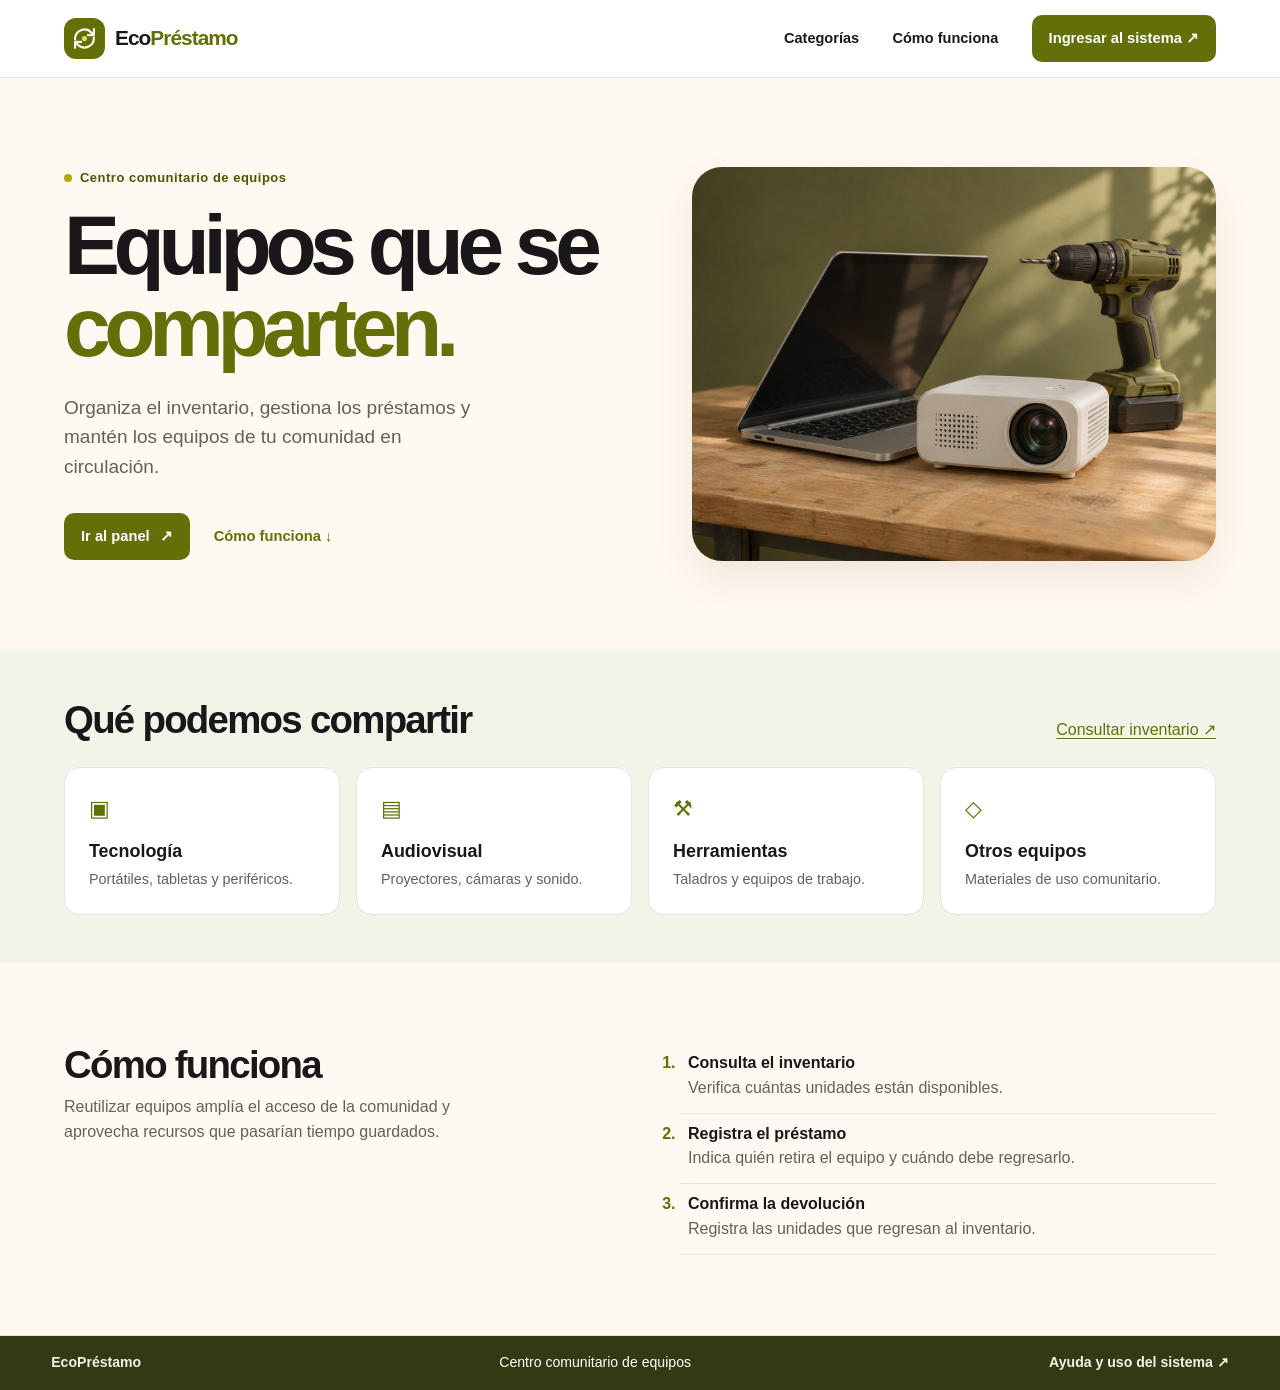
<file: index.html>
<!doctype html>
<html lang="es">
<head>
    <meta charset="utf-8">
    <meta name="viewport" content="width=device-width, initial-scale=1">
    <meta name="description" content="Gestiona equipos comunitarios, préstamos y devoluciones con EcoPréstamo.">
    <meta name="theme-color" content="#636F07">
    <title>Equipos para compartir · EcoPréstamo</title>
    <link rel="icon" href="assets/images/logo.svg" type="image/svg+xml">
    <link rel="stylesheet" href="assets/css/base.css">
    <link rel="stylesheet" href="assets/css/componentes.css">
    <link rel="stylesheet" href="assets/css/inicio.css">
</head>
<body class="inicio">
    <a class="saltar" href="#principal">Saltar al contenido</a>
    <header class="cabecera-publica">
        <div class="envoltura">
            <a class="marca" href="index.html"><img src="assets/images/logo.svg" width="41" height="41" alt=""><span>Eco<span>Préstamo</span></span></a>
            <nav aria-label="Principal">
                <a href="#categorias">Categorías</a>
                <a href="#funcionamiento">Cómo funciona</a>
                <a class="boton" href="dashboard.html">Ingresar al sistema ↗</a>
            </nav>
        </div>
    </header>
    <main id="principal">
        <section class="portada envoltura">
            <div class="portada-texto">
                <p class="ceja"><span></span> Centro comunitario de equipos</p>
                <h1>Equipos que se <em>comparten.</em></h1>
                <p>Organiza el inventario, gestiona los préstamos y mantén los equipos de tu comunidad en circulación.</p>
                <div class="acciones-portada">
                    <a class="boton" href="dashboard.html">Ir al panel <span aria-hidden="true">↗</span></a>
                    <a class="enlace-flecha" href="#funcionamiento">Cómo funciona <span aria-hidden="true">↓</span></a>
                </div>
            </div>
            <div class="portada-imagen">
                <img src="assets/images/equipos.jpg" alt="Portátil, proyector y taladro en una mesa de trabajo" width="1000" height="750">
            </div>
        </section>
        <section class="categorias-publicas" id="categorias">
            <div class="envoltura">
                <div class="titulo-categorias"><h2>Qué podemos compartir</h2><a href="inventario.html">Consultar inventario ↗</a></div>
                <div class="categorias-grid">
                    <article><span aria-hidden="true">▣</span><h3>Tecnología</h3><p>Portátiles, tabletas y periféricos.</p></article>
                    <article><span aria-hidden="true">▤</span><h3>Audiovisual</h3><p>Proyectores, cámaras y sonido.</p></article>
                    <article><span aria-hidden="true">⚒</span><h3>Herramientas</h3><p>Taladros y equipos de trabajo.</p></article>
                    <article><span aria-hidden="true">◇</span><h3>Otros equipos</h3><p>Materiales de uso comunitario.</p></article>
                </div>
            </div>
        </section>
        <section class="funcionamiento envoltura" id="funcionamiento">
            <div><h2>Cómo funciona</h2><p>Reutilizar equipos amplía el acceso de la comunidad y aprovecha recursos que pasarían tiempo guardados.</p></div>
            <ol><li><strong>Consulta el inventario</strong><span>Verifica cuántas unidades están disponibles.</span></li>
            <li><strong>Registra el préstamo</strong><span>Indica quién retira el equipo y cuándo debe regresarlo.</span></li>
            <li><strong>Confirma la devolución</strong><span>Registra las unidades que regresan al inventario.</span></li></ol>
        </section>
    </main>
    <footer class="pie"><strong>EcoPréstamo</strong><span>Centro comunitario de equipos</span><a href="ayuda.html">Ayuda y uso del sistema ↗</a></footer>
</body>
</html>
</file>
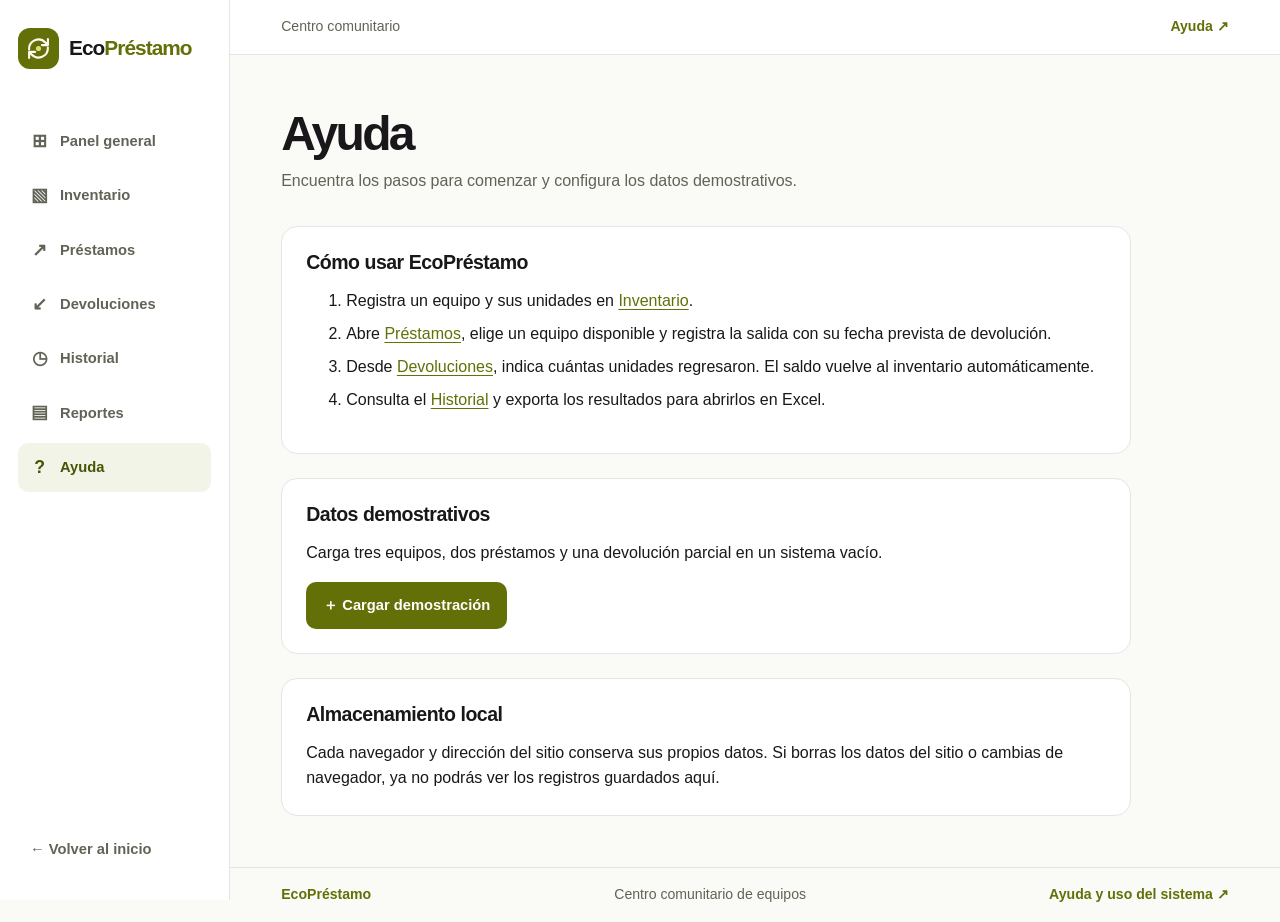
<file: ayuda.html>
<!doctype html>
<html lang="es">
<head>
    <meta charset="utf-8">
    <meta name="viewport" content="width=device-width, initial-scale=1">
    <meta name="description" content="Encuentra los pasos para comenzar y configura los datos demostrativos.">
    <meta name="theme-color" content="#636F07">
    <title>Ayuda · EcoPréstamo</title>
    <link rel="icon" href="assets/images/logo.svg" type="image/svg+xml">
    <link rel="stylesheet" href="assets/css/base.css">
    <link rel="stylesheet" href="assets/css/componentes.css">
    <link rel="stylesheet" href="assets/css/inicio.css">
</head>
<body class="administracion" data-pagina="ayuda">
    <a class="saltar" href="#principal">Saltar al contenido</a>
    <aside class="lateral">
        <a class="marca" href="index.html"><img src="assets/images/logo.svg" width="41" height="41" alt=""><span>Eco<span>Préstamo</span></span></a>
        <nav aria-label="Administración">
                <a href="dashboard.html"><span aria-hidden="true">⊞</span>Panel general</a>
                <a href="inventario.html"><span aria-hidden="true">▧</span>Inventario</a>
                <a href="prestamos.html"><span aria-hidden="true">↗</span>Préstamos</a>
                <a href="devoluciones.html"><span aria-hidden="true">↙</span>Devoluciones</a>
                <a href="historial.html"><span aria-hidden="true">◷</span>Historial</a>
                <a href="reportes.html"><span aria-hidden="true">▤</span>Reportes</a>
                <a href="ayuda.html" aria-current="page"><span aria-hidden="true">?</span>Ayuda</a>
            </nav>
        <a class="volver" href="index.html">← Volver al inicio</a>
    </aside>
    <div class="area">
        <header class="barra-superior"><span>Centro comunitario</span><a href="ayuda.html">Ayuda ↗</a></header>
        <main id="principal" class="contenido">
            <header class="encabezado">
                <div><h1>Ayuda</h1><p>Encuentra los pasos para comenzar y configura los datos demostrativos.</p></div>
                
            </header>
            <section class="panel ayuda"><h2>Cómo usar EcoPréstamo</h2><ol><li>Registra un equipo y sus unidades en <a href="inventario.html">Inventario</a>.</li><li>Abre <a href="prestamos.html">Préstamos</a>, elige un equipo disponible y registra la salida con su fecha prevista de devolución.</li><li>Desde <a href="devoluciones.html">Devoluciones</a>, indica cuántas unidades regresaron. El saldo vuelve al inventario automáticamente.</li><li>Consulta el <a href="historial.html">Historial</a> y exporta los resultados para abrirlos en Excel.</li></ol></section><section class="panel ayuda"><h2>Datos demostrativos</h2><p>Carga tres equipos, dos préstamos y una devolución parcial en un sistema vacío.</p><button class="boton" id="demo">＋ Cargar demostración</button></section><section class="panel ayuda"><h2>Almacenamiento local</h2><p>Cada navegador y dirección del sitio conserva sus propios datos. Si borras los datos del sitio o cambias de navegador, ya no podrás ver los registros guardados aquí.</p></section>
            <noscript>Activa JavaScript para usar los módulos de EcoPréstamo.</noscript>
        </main>
        <footer class="pie"><strong>EcoPréstamo</strong><span>Centro comunitario de equipos</span><a href="ayuda.html">Ayuda y uso del sistema ↗</a></footer>
    </div>
    <output id="aviso" aria-live="polite"></output>
    <dialog id="dialogo" aria-labelledby="titulo-dialogo">
        <form>
            <h2 id="titulo-dialogo"></h2>
            <div class="campos"></div>
            <p class="error" role="alert"></p>
            <div class="acciones">
                <button type="button" class="boton secundario" id="cancelar">Cancelar</button>
                <button type="submit" class="boton">Guardar</button>
            </div>
        </form>
    </dialog>
    <script type="module" src="assets/js/app.js"></script>
</body>
</html>
</file>
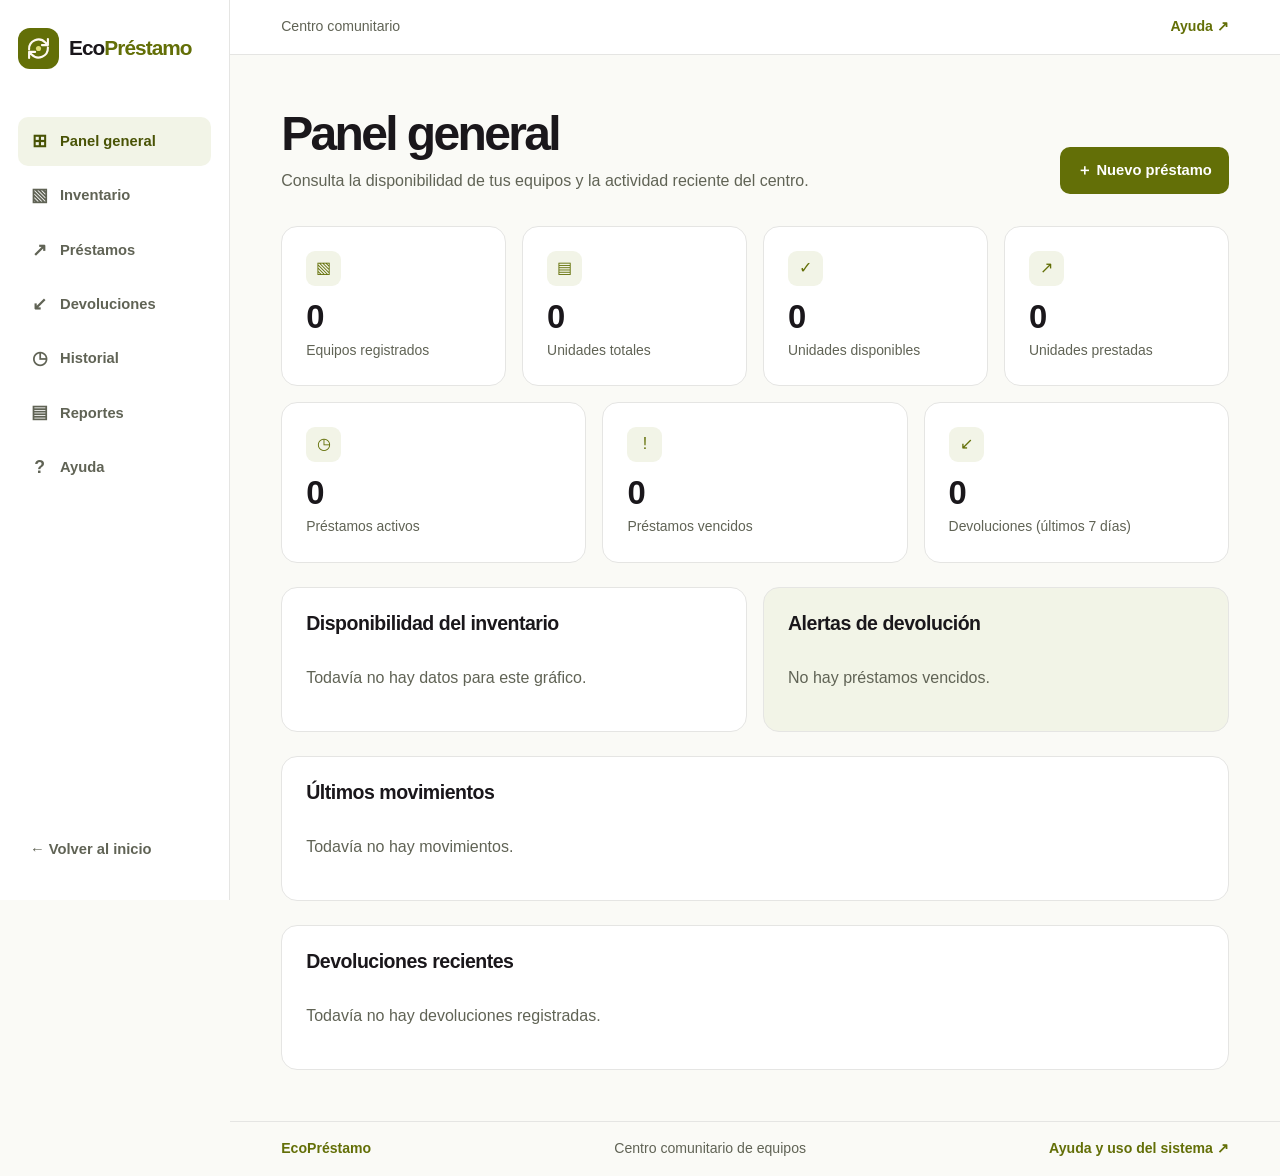
<file: dashboard.html>
<!doctype html>
<html lang="es">
<head>
    <meta charset="utf-8">
    <meta name="viewport" content="width=device-width, initial-scale=1">
    <meta name="description" content="Consulta la disponibilidad de tus equipos y la actividad reciente del centro.">
    <meta name="theme-color" content="#636F07">
    <title>Panel general · EcoPréstamo</title>
    <link rel="icon" href="assets/images/logo.svg" type="image/svg+xml">
    <link rel="stylesheet" href="assets/css/base.css">
    <link rel="stylesheet" href="assets/css/componentes.css">
    <link rel="stylesheet" href="assets/css/inicio.css">
</head>
<body class="administracion" data-pagina="dashboard">
    <a class="saltar" href="#principal">Saltar al contenido</a>
    <aside class="lateral">
        <a class="marca" href="index.html"><img src="assets/images/logo.svg" width="41" height="41" alt=""><span>Eco<span>Préstamo</span></span></a>
        <nav aria-label="Administración">
                <a href="dashboard.html" aria-current="page"><span aria-hidden="true">⊞</span>Panel general</a>
                <a href="inventario.html"><span aria-hidden="true">▧</span>Inventario</a>
                <a href="prestamos.html"><span aria-hidden="true">↗</span>Préstamos</a>
                <a href="devoluciones.html"><span aria-hidden="true">↙</span>Devoluciones</a>
                <a href="historial.html"><span aria-hidden="true">◷</span>Historial</a>
                <a href="reportes.html"><span aria-hidden="true">▤</span>Reportes</a>
                <a href="ayuda.html"><span aria-hidden="true">?</span>Ayuda</a>
            </nav>
        <a class="volver" href="index.html">← Volver al inicio</a>
    </aside>
    <div class="area">
        <header class="barra-superior"><span>Centro comunitario</span><a href="ayuda.html">Ayuda ↗</a></header>
        <main id="principal" class="contenido">
            <header class="encabezado">
                <div><h1>Panel general</h1><p>Consulta la disponibilidad de tus equipos y la actividad reciente del centro.</p></div>
                <a class='boton' href='prestamos.html'>＋ Nuevo préstamo</a>
            </header>
            <section aria-label="Indicadores" id="indicadores" class="indicadores"></section><div class="dos paneles"><section class="panel"><h2>Disponibilidad del inventario</h2><div id="grafico"></div></section><section class="panel alertas"><h2>Alertas de devolución</h2><div id="alertas"></div></section></div><section class="panel"><h2>Últimos movimientos</h2><div id="movimientos"></div></section><section class="panel"><h2>Devoluciones recientes</h2><div id="devoluciones-recientes"></div></section>
            <noscript>Activa JavaScript para usar los módulos de EcoPréstamo.</noscript>
        </main>
        <footer class="pie"><strong>EcoPréstamo</strong><span>Centro comunitario de equipos</span><a href="ayuda.html">Ayuda y uso del sistema ↗</a></footer>
    </div>
    <output id="aviso" aria-live="polite"></output>
    <dialog id="dialogo" aria-labelledby="titulo-dialogo">
        <form>
            <h2 id="titulo-dialogo"></h2>
            <div class="campos"></div>
            <p class="error" role="alert"></p>
            <div class="acciones">
                <button type="button" class="boton secundario" id="cancelar">Cancelar</button>
                <button type="submit" class="boton">Guardar</button>
            </div>
        </form>
    </dialog>
    <script type="module" src="assets/js/app.js"></script>
</body>
</html>
</file>
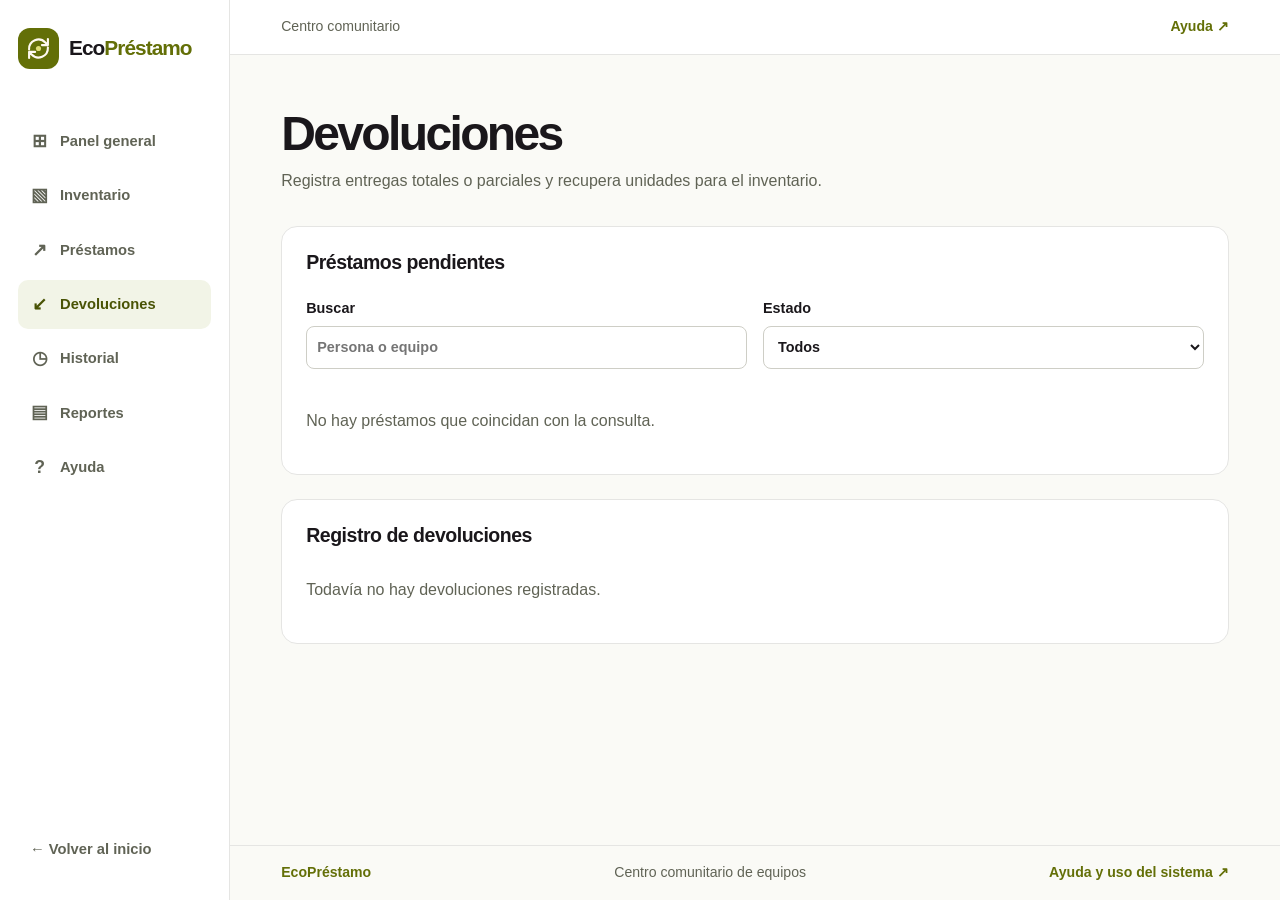
<file: devoluciones.html>
<!doctype html>
<html lang="es">
<head>
    <meta charset="utf-8">
    <meta name="viewport" content="width=device-width, initial-scale=1">
    <meta name="description" content="Registra entregas totales o parciales y recupera unidades para el inventario.">
    <meta name="theme-color" content="#636F07">
    <title>Devoluciones · EcoPréstamo</title>
    <link rel="icon" href="assets/images/logo.svg" type="image/svg+xml">
    <link rel="stylesheet" href="assets/css/base.css">
    <link rel="stylesheet" href="assets/css/componentes.css">
    <link rel="stylesheet" href="assets/css/inicio.css">
</head>
<body class="administracion" data-pagina="devoluciones">
    <a class="saltar" href="#principal">Saltar al contenido</a>
    <aside class="lateral">
        <a class="marca" href="index.html"><img src="assets/images/logo.svg" width="41" height="41" alt=""><span>Eco<span>Préstamo</span></span></a>
        <nav aria-label="Administración">
                <a href="dashboard.html"><span aria-hidden="true">⊞</span>Panel general</a>
                <a href="inventario.html"><span aria-hidden="true">▧</span>Inventario</a>
                <a href="prestamos.html"><span aria-hidden="true">↗</span>Préstamos</a>
                <a href="devoluciones.html" aria-current="page"><span aria-hidden="true">↙</span>Devoluciones</a>
                <a href="historial.html"><span aria-hidden="true">◷</span>Historial</a>
                <a href="reportes.html"><span aria-hidden="true">▤</span>Reportes</a>
                <a href="ayuda.html"><span aria-hidden="true">?</span>Ayuda</a>
            </nav>
        <a class="volver" href="index.html">← Volver al inicio</a>
    </aside>
    <div class="area">
        <header class="barra-superior"><span>Centro comunitario</span><a href="ayuda.html">Ayuda ↗</a></header>
        <main id="principal" class="contenido">
            <header class="encabezado">
                <div><h1>Devoluciones</h1><p>Registra entregas totales o parciales y recupera unidades para el inventario.</p></div>
                
            </header>
            <section class="panel"><h2>Préstamos pendientes</h2>
                <form id="filtros" class="filtros">
                    <label>Buscar<input name="q" type="search" placeholder="Persona o equipo"></label>
                    <label>Estado<select name="estado"><option value="">Todos</option><option>Activo</option><option>Vencido</option></select></label>
                    
                </form>
                <div id="resultados"></div></section><section class="panel"><h2>Registro de devoluciones</h2><div id="registro"></div></section>
            <noscript>Activa JavaScript para usar los módulos de EcoPréstamo.</noscript>
        </main>
        <footer class="pie"><strong>EcoPréstamo</strong><span>Centro comunitario de equipos</span><a href="ayuda.html">Ayuda y uso del sistema ↗</a></footer>
    </div>
    <output id="aviso" aria-live="polite"></output>
    <dialog id="dialogo" aria-labelledby="titulo-dialogo">
        <form>
            <h2 id="titulo-dialogo"></h2>
            <div class="campos"></div>
            <p class="error" role="alert"></p>
            <div class="acciones">
                <button type="button" class="boton secundario" id="cancelar">Cancelar</button>
                <button type="submit" class="boton">Guardar</button>
            </div>
        </form>
    </dialog>
    <script type="module" src="assets/js/app.js"></script>
</body>
</html>
</file>
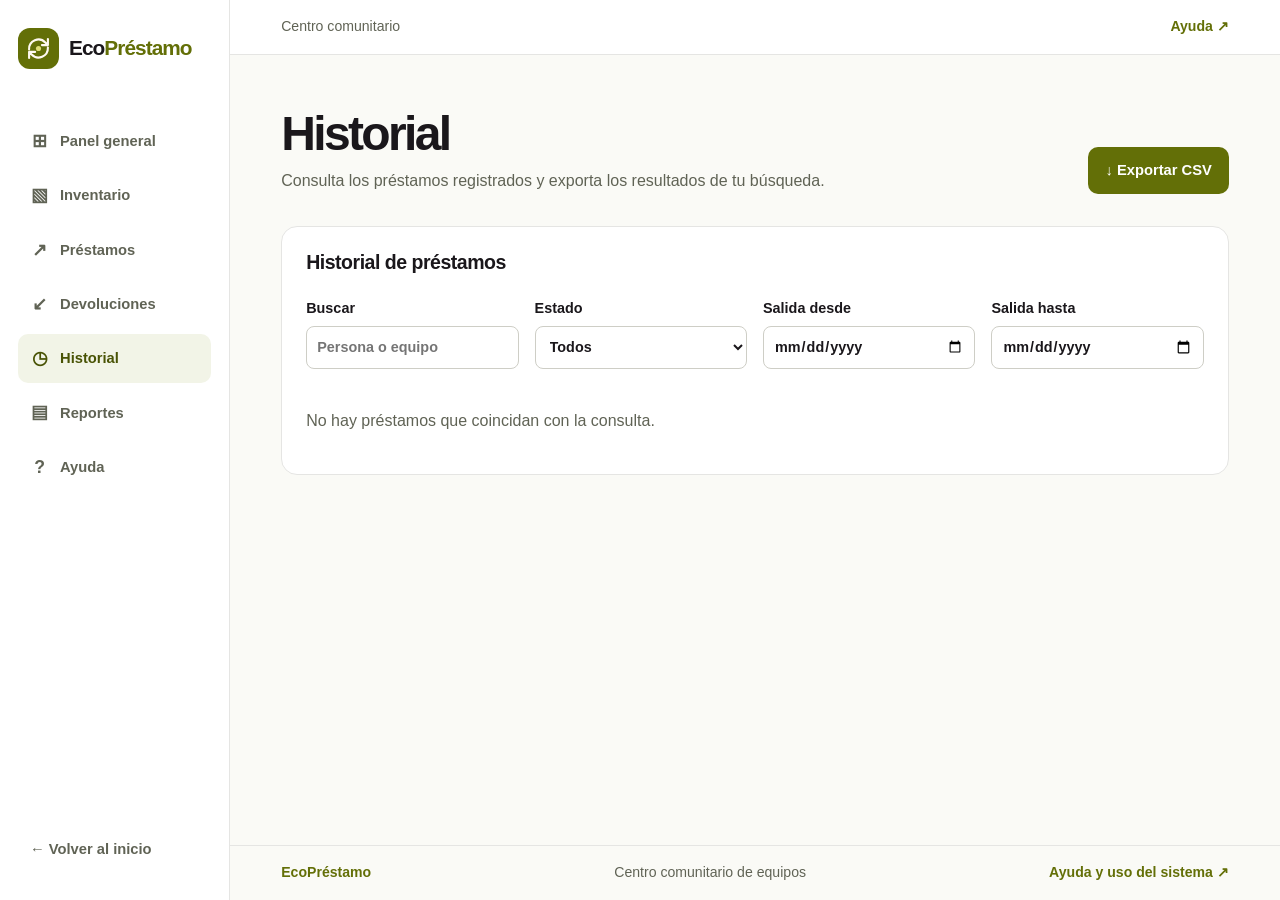
<file: historial.html>
<!doctype html>
<html lang="es">
<head>
    <meta charset="utf-8">
    <meta name="viewport" content="width=device-width, initial-scale=1">
    <meta name="description" content="Consulta los préstamos registrados y exporta los resultados de tu búsqueda.">
    <meta name="theme-color" content="#636F07">
    <title>Historial · EcoPréstamo</title>
    <link rel="icon" href="assets/images/logo.svg" type="image/svg+xml">
    <link rel="stylesheet" href="assets/css/base.css">
    <link rel="stylesheet" href="assets/css/componentes.css">
    <link rel="stylesheet" href="assets/css/inicio.css">
</head>
<body class="administracion" data-pagina="historial">
    <a class="saltar" href="#principal">Saltar al contenido</a>
    <aside class="lateral">
        <a class="marca" href="index.html"><img src="assets/images/logo.svg" width="41" height="41" alt=""><span>Eco<span>Préstamo</span></span></a>
        <nav aria-label="Administración">
                <a href="dashboard.html"><span aria-hidden="true">⊞</span>Panel general</a>
                <a href="inventario.html"><span aria-hidden="true">▧</span>Inventario</a>
                <a href="prestamos.html"><span aria-hidden="true">↗</span>Préstamos</a>
                <a href="devoluciones.html"><span aria-hidden="true">↙</span>Devoluciones</a>
                <a href="historial.html" aria-current="page"><span aria-hidden="true">◷</span>Historial</a>
                <a href="reportes.html"><span aria-hidden="true">▤</span>Reportes</a>
                <a href="ayuda.html"><span aria-hidden="true">?</span>Ayuda</a>
            </nav>
        <a class="volver" href="index.html">← Volver al inicio</a>
    </aside>
    <div class="area">
        <header class="barra-superior"><span>Centro comunitario</span><a href="ayuda.html">Ayuda ↗</a></header>
        <main id="principal" class="contenido">
            <header class="encabezado">
                <div><h1>Historial</h1><p>Consulta los préstamos registrados y exporta los resultados de tu búsqueda.</p></div>
                <button class='boton' id='exportar'>↓ Exportar CSV</button>
            </header>
            <section class="panel"><h2>Historial de préstamos</h2>
                <form id="filtros" class="filtros">
                    <label>Buscar<input name="q" type="search" placeholder="Persona o equipo"></label>
                    <label>Estado<select name="estado"><option value="">Todos</option><option>Activo</option><option>Vencido</option><option>Devuelto</option></select></label>
                    <label>Salida desde<input name="desde" type="date"></label><label>Salida hasta<input name="hasta" type="date"></label>
                </form>
                <div id="resultados"></div></section>
            <noscript>Activa JavaScript para usar los módulos de EcoPréstamo.</noscript>
        </main>
        <footer class="pie"><strong>EcoPréstamo</strong><span>Centro comunitario de equipos</span><a href="ayuda.html">Ayuda y uso del sistema ↗</a></footer>
    </div>
    <output id="aviso" aria-live="polite"></output>
    <dialog id="dialogo" aria-labelledby="titulo-dialogo">
        <form>
            <h2 id="titulo-dialogo"></h2>
            <div class="campos"></div>
            <p class="error" role="alert"></p>
            <div class="acciones">
                <button type="button" class="boton secundario" id="cancelar">Cancelar</button>
                <button type="submit" class="boton">Guardar</button>
            </div>
        </form>
    </dialog>
    <script type="module" src="assets/js/app.js"></script>
</body>
</html>
</file>
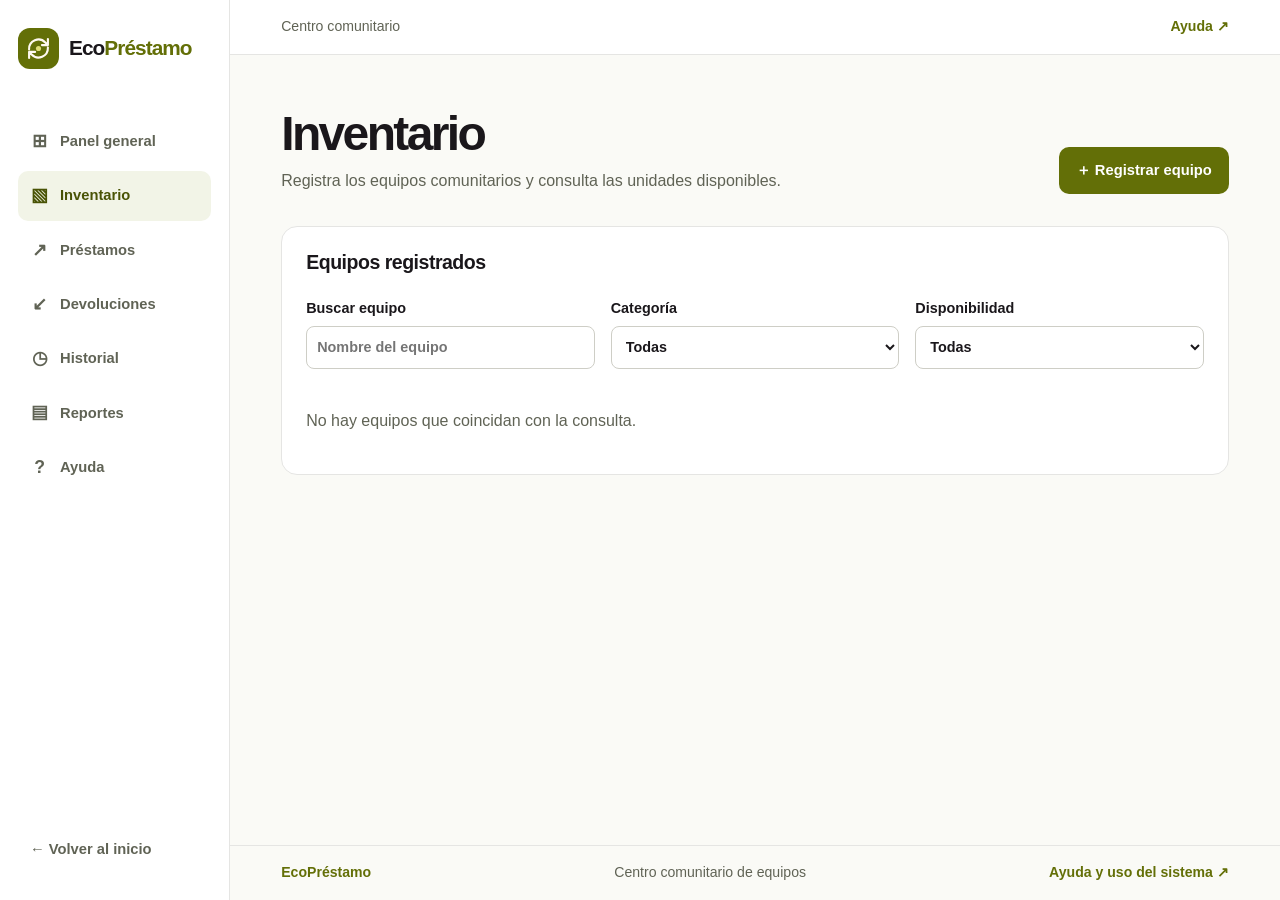
<file: inventario.html>
<!doctype html>
<html lang="es">
<head>
    <meta charset="utf-8">
    <meta name="viewport" content="width=device-width, initial-scale=1">
    <meta name="description" content="Registra los equipos comunitarios y consulta las unidades disponibles.">
    <meta name="theme-color" content="#636F07">
    <title>Inventario · EcoPréstamo</title>
    <link rel="icon" href="assets/images/logo.svg" type="image/svg+xml">
    <link rel="stylesheet" href="assets/css/base.css">
    <link rel="stylesheet" href="assets/css/componentes.css">
    <link rel="stylesheet" href="assets/css/inicio.css">
</head>
<body class="administracion" data-pagina="inventario">
    <a class="saltar" href="#principal">Saltar al contenido</a>
    <aside class="lateral">
        <a class="marca" href="index.html"><img src="assets/images/logo.svg" width="41" height="41" alt=""><span>Eco<span>Préstamo</span></span></a>
        <nav aria-label="Administración">
                <a href="dashboard.html"><span aria-hidden="true">⊞</span>Panel general</a>
                <a href="inventario.html" aria-current="page"><span aria-hidden="true">▧</span>Inventario</a>
                <a href="prestamos.html"><span aria-hidden="true">↗</span>Préstamos</a>
                <a href="devoluciones.html"><span aria-hidden="true">↙</span>Devoluciones</a>
                <a href="historial.html"><span aria-hidden="true">◷</span>Historial</a>
                <a href="reportes.html"><span aria-hidden="true">▤</span>Reportes</a>
                <a href="ayuda.html"><span aria-hidden="true">?</span>Ayuda</a>
            </nav>
        <a class="volver" href="index.html">← Volver al inicio</a>
    </aside>
    <div class="area">
        <header class="barra-superior"><span>Centro comunitario</span><a href="ayuda.html">Ayuda ↗</a></header>
        <main id="principal" class="contenido">
            <header class="encabezado">
                <div><h1>Inventario</h1><p>Registra los equipos comunitarios y consulta las unidades disponibles.</p></div>
                <button class='boton' id='nuevo'>＋ Registrar equipo</button>
            </header>
            <section class="panel"><h2>Equipos registrados</h2><form id="filtros" class="filtros"><label>Buscar equipo<input name="q" type="search" placeholder="Nombre del equipo"></label><label>Categoría<select name="categoria"><option value="">Todas</option></select></label><label>Disponibilidad<select name="stock"><option value="">Todas</option><option>Disponible</option><option>Agotado</option></select></label></form><div id="resultados"></div></section>
            <noscript>Activa JavaScript para usar los módulos de EcoPréstamo.</noscript>
        </main>
        <footer class="pie"><strong>EcoPréstamo</strong><span>Centro comunitario de equipos</span><a href="ayuda.html">Ayuda y uso del sistema ↗</a></footer>
    </div>
    <output id="aviso" aria-live="polite"></output>
    <dialog id="dialogo" aria-labelledby="titulo-dialogo">
        <form>
            <h2 id="titulo-dialogo"></h2>
            <div class="campos"></div>
            <p class="error" role="alert"></p>
            <div class="acciones">
                <button type="button" class="boton secundario" id="cancelar">Cancelar</button>
                <button type="submit" class="boton">Guardar</button>
            </div>
        </form>
    </dialog>
    <script type="module" src="assets/js/app.js"></script>
</body>
</html>
</file>
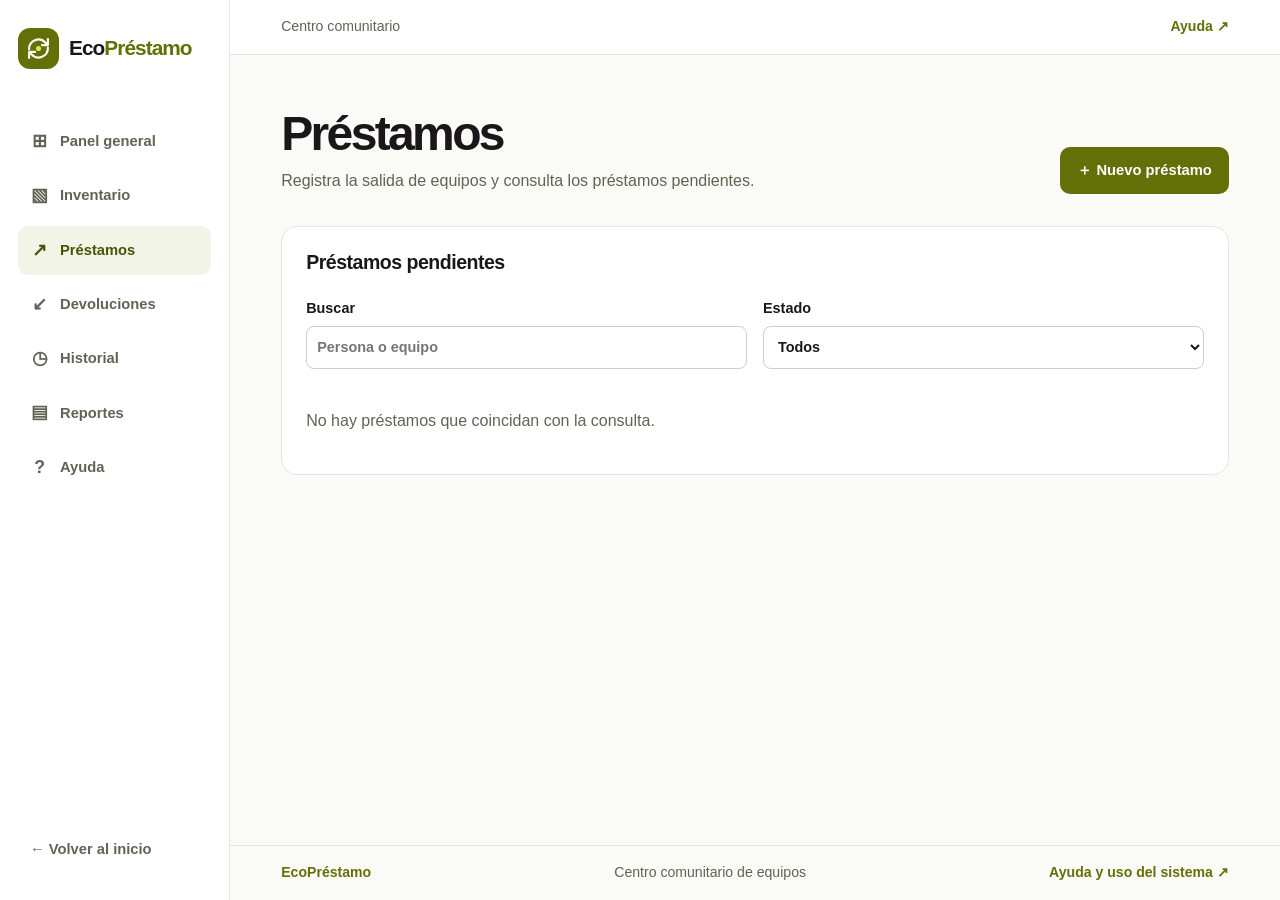
<file: prestamos.html>
<!doctype html>
<html lang="es">
<head>
    <meta charset="utf-8">
    <meta name="viewport" content="width=device-width, initial-scale=1">
    <meta name="description" content="Registra la salida de equipos y consulta los préstamos pendientes.">
    <meta name="theme-color" content="#636F07">
    <title>Préstamos · EcoPréstamo</title>
    <link rel="icon" href="assets/images/logo.svg" type="image/svg+xml">
    <link rel="stylesheet" href="assets/css/base.css">
    <link rel="stylesheet" href="assets/css/componentes.css">
    <link rel="stylesheet" href="assets/css/inicio.css">
</head>
<body class="administracion" data-pagina="prestamos">
    <a class="saltar" href="#principal">Saltar al contenido</a>
    <aside class="lateral">
        <a class="marca" href="index.html"><img src="assets/images/logo.svg" width="41" height="41" alt=""><span>Eco<span>Préstamo</span></span></a>
        <nav aria-label="Administración">
                <a href="dashboard.html"><span aria-hidden="true">⊞</span>Panel general</a>
                <a href="inventario.html"><span aria-hidden="true">▧</span>Inventario</a>
                <a href="prestamos.html" aria-current="page"><span aria-hidden="true">↗</span>Préstamos</a>
                <a href="devoluciones.html"><span aria-hidden="true">↙</span>Devoluciones</a>
                <a href="historial.html"><span aria-hidden="true">◷</span>Historial</a>
                <a href="reportes.html"><span aria-hidden="true">▤</span>Reportes</a>
                <a href="ayuda.html"><span aria-hidden="true">?</span>Ayuda</a>
            </nav>
        <a class="volver" href="index.html">← Volver al inicio</a>
    </aside>
    <div class="area">
        <header class="barra-superior"><span>Centro comunitario</span><a href="ayuda.html">Ayuda ↗</a></header>
        <main id="principal" class="contenido">
            <header class="encabezado">
                <div><h1>Préstamos</h1><p>Registra la salida de equipos y consulta los préstamos pendientes.</p></div>
                <button class='boton' id='nuevo-prestamo'>＋ Nuevo préstamo</button>
            </header>
            <section class="panel"><h2>Préstamos pendientes</h2>
                <form id="filtros" class="filtros">
                    <label>Buscar<input name="q" type="search" placeholder="Persona o equipo"></label>
                    <label>Estado<select name="estado"><option value="">Todos</option><option>Activo</option><option>Vencido</option></select></label>
                    
                </form>
                <div id="resultados"></div></section>
            <noscript>Activa JavaScript para usar los módulos de EcoPréstamo.</noscript>
        </main>
        <footer class="pie"><strong>EcoPréstamo</strong><span>Centro comunitario de equipos</span><a href="ayuda.html">Ayuda y uso del sistema ↗</a></footer>
    </div>
    <output id="aviso" aria-live="polite"></output>
    <dialog id="dialogo" aria-labelledby="titulo-dialogo">
        <form>
            <h2 id="titulo-dialogo"></h2>
            <div class="campos"></div>
            <p class="error" role="alert"></p>
            <div class="acciones">
                <button type="button" class="boton secundario" id="cancelar">Cancelar</button>
                <button type="submit" class="boton">Guardar</button>
            </div>
        </form>
    </dialog>
    <script type="module" src="assets/js/app.js"></script>
</body>
</html>
</file>
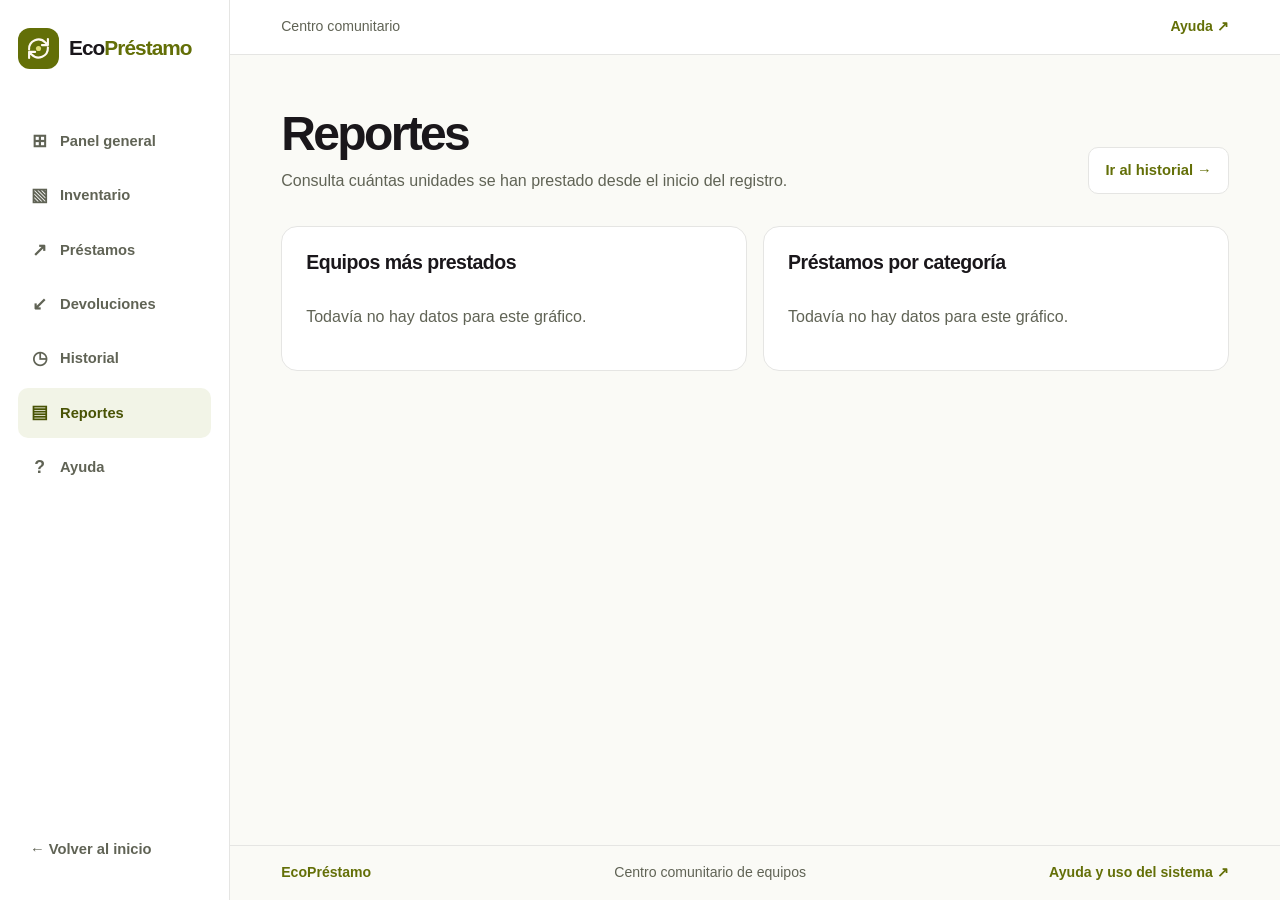
<file: reportes.html>
<!doctype html>
<html lang="es">
<head>
    <meta charset="utf-8">
    <meta name="viewport" content="width=device-width, initial-scale=1">
    <meta name="description" content="Consulta cuántas unidades se han prestado desde el inicio del registro.">
    <meta name="theme-color" content="#636F07">
    <title>Reportes · EcoPréstamo</title>
    <link rel="icon" href="assets/images/logo.svg" type="image/svg+xml">
    <link rel="stylesheet" href="assets/css/base.css">
    <link rel="stylesheet" href="assets/css/componentes.css">
    <link rel="stylesheet" href="assets/css/inicio.css">
</head>
<body class="administracion" data-pagina="reportes">
    <a class="saltar" href="#principal">Saltar al contenido</a>
    <aside class="lateral">
        <a class="marca" href="index.html"><img src="assets/images/logo.svg" width="41" height="41" alt=""><span>Eco<span>Préstamo</span></span></a>
        <nav aria-label="Administración">
                <a href="dashboard.html"><span aria-hidden="true">⊞</span>Panel general</a>
                <a href="inventario.html"><span aria-hidden="true">▧</span>Inventario</a>
                <a href="prestamos.html"><span aria-hidden="true">↗</span>Préstamos</a>
                <a href="devoluciones.html"><span aria-hidden="true">↙</span>Devoluciones</a>
                <a href="historial.html"><span aria-hidden="true">◷</span>Historial</a>
                <a href="reportes.html" aria-current="page"><span aria-hidden="true">▤</span>Reportes</a>
                <a href="ayuda.html"><span aria-hidden="true">?</span>Ayuda</a>
            </nav>
        <a class="volver" href="index.html">← Volver al inicio</a>
    </aside>
    <div class="area">
        <header class="barra-superior"><span>Centro comunitario</span><a href="ayuda.html">Ayuda ↗</a></header>
        <main id="principal" class="contenido">
            <header class="encabezado">
                <div><h1>Reportes</h1><p>Consulta cuántas unidades se han prestado desde el inicio del registro.</p></div>
                <a class='boton secundario' href='historial.html'>Ir al historial →</a>
            </header>
            <div class="dos paneles"><section class="panel"><h2>Equipos más prestados</h2><div id="equipos"></div></section><section class="panel"><h2>Préstamos por categoría</h2><div id="categorias"></div></section></div>
            <noscript>Activa JavaScript para usar los módulos de EcoPréstamo.</noscript>
        </main>
        <footer class="pie"><strong>EcoPréstamo</strong><span>Centro comunitario de equipos</span><a href="ayuda.html">Ayuda y uso del sistema ↗</a></footer>
    </div>
    <output id="aviso" aria-live="polite"></output>
    <dialog id="dialogo" aria-labelledby="titulo-dialogo">
        <form>
            <h2 id="titulo-dialogo"></h2>
            <div class="campos"></div>
            <p class="error" role="alert"></p>
            <div class="acciones">
                <button type="button" class="boton secundario" id="cancelar">Cancelar</button>
                <button type="submit" class="boton">Guardar</button>
            </div>
        </form>
    </dialog>
    <script type="module" src="assets/js/app.js"></script>
</body>
</html>
</file>
<file: assets/css/base.css>
/* Paleta y medidas compartidas */
:root {
    --oliva-oscuro: #636f07;
    --oliva: #acaa00;
    --cian: #0b8689;
    --azul: #142153;
    --blanco: #ffffff;
    --beige: #fff9f1;
    --gris: #e5e5e3;
    --texto: #1a171b;
    --verde-claro: #f2f4e7;
    --muted: #606355;
    --fondo: #fafaf6;
    --peligro: #a13228;
    --s1: 8px;
    --s2: 16px;
    --s3: 24px;
    --s4: 32px;
    --s5: 48px;
    --radio: 16px;
    --fuente: "DM Sans", "Segoe UI", sans-serif;
    --titulos: "Bricolage Grotesque", "Segoe UI", sans-serif;
}

/* Tipografía, foco y navegación por teclado */
* { box-sizing: border-box; }

html { scroll-behavior: smooth; }

body {
    margin: 0;
    color: var(--texto);
    background: var(--fondo);
    font: 1rem/1.55 var(--fuente);
}

h1, h2, h3 {
    margin: 0;
    font-family: var(--titulos);
    line-height: 1.15;
}

h1 { font-size: clamp(2rem, 4.4vw, 3rem); letter-spacing: -.055em; }
h2 { font-size: 1.22rem; letter-spacing: -.025em; }
h3 { font-size: 1.12rem; }
p { margin: 0; }
a { color: var(--oliva-oscuro); text-underline-offset: .2em; }
button, input, select { font: inherit; }
img { display: block; max-width: 100%; }
:focus-visible { outline: 3px solid var(--cian); outline-offset: 3px; }

.saltar {
    position: fixed;
    z-index: 10;
    top: 10px;
    left: 10px;
    transform: translateY(-150%);
    background: var(--blanco);
    padding: var(--s1);
}

.saltar:focus { transform: none; }

/* Estructura de las páginas administrativas */
.administracion {
    display: grid;
    grid-template-columns: 230px minmax(0, 1fr);
    min-height: 100vh;
}

.lateral {
    display: flex;
    flex-direction: column;
    gap: var(--s5);
    position: sticky;
    top: 0;
    height: 100vh;
    padding: 28px 18px;
    border-right: 1px solid var(--gris);
    background: var(--blanco);
}

.marca {
    display: inline-flex;
    align-items: center;
    gap: 10px;
    color: var(--texto);
    font-size: 1.3rem;
    font-weight: 750;
    letter-spacing: -.045em;
    text-decoration: none;
    white-space: nowrap;
}

.marca span span { color: var(--oliva-oscuro); }

.lateral nav {
    display: grid;
    gap: 5px;
}

.lateral nav a, .volver {
    display: flex;
    align-items: center;
    gap: 11px;
    padding: 11px 12px;
    border-radius: 10px;
    color: var(--muted);
    text-decoration: none;
    font-size: .92rem;
    font-weight: 650;
}

.lateral nav a span { width: 19px; text-align: center; font-size: 1.1rem; }
.lateral nav a:hover, .volver:hover { background: var(--fondo); }
.lateral nav a[aria-current] { background: var(--verde-claro); color: #495305; }
.volver { margin-top: auto; }

.area { display: flex; flex-direction: column; min-width: 0; }

.barra-superior, .pie {
    display: flex;
    align-items: center;
    justify-content: space-between;
    flex-wrap: wrap;
    gap: var(--s2);
    padding: 16px clamp(20px, 4vw, 52px);
    color: var(--muted);
    font-size: .88rem;
}

.barra-superior { background: var(--blanco); border-bottom: 1px solid var(--gris); }
.barra-superior a, .pie a { font-weight: 650; text-decoration: none; }
.pie { border-top: 1px solid var(--gris); }
.pie strong { color: var(--oliva-oscuro); }

.contenido {
    width: min(100%, 1420px);
    margin: 0 auto;
    padding: clamp(24px, 4vw, 52px);
    flex: 1;
}

.encabezado {
    display: flex;
    justify-content: space-between;
    align-items: end;
    flex-wrap: wrap;
    gap: var(--s2);
    margin-bottom: var(--s4);
}

.encabezado p { margin-top: var(--s1); color: var(--muted); }

@media (max-width: 850px) {
    .administracion { display: block; }
    .lateral {
        position: static;
        height: auto;
        gap: var(--s2);
        padding: 14px 20px;
        border-right: 0;
        border-bottom: 1px solid var(--gris);
    }
    .lateral nav { display: flex; flex-wrap: wrap; }
    .lateral nav a { padding: 7px 9px; }
    .volver, .barra-superior { display: none; }
}

@media (prefers-reduced-motion: reduce) {
    *, *::before, *::after { scroll-behavior: auto !important; transition: none !important; animation: none !important; }
}
</file>
<file: assets/css/componentes.css>
/* Botones y enlaces de acción */
.boton {
    display: inline-flex;
    align-items: center;
    justify-content: center;
    gap: 10px;
    border: 1px solid transparent;
    border-radius: 10px;
    padding: 11px 16px;
    color: var(--blanco);
    background: var(--oliva-oscuro);
    font-size: .92rem;
    font-weight: 700;
    text-decoration: none;
    cursor: pointer;
    transition: background .18s ease, transform .18s ease;
}

.boton:hover { background: #505c07; transform: translateY(-1px); }
.boton:disabled { opacity: .65; cursor: wait; }
.boton.secundario { color: var(--oliva-oscuro); background: var(--blanco); border-color: var(--gris); }
.boton.secundario:hover { background: var(--verde-claro); }

.texto {
    border: 0;
    padding: 5px 8px;
    color: var(--oliva-oscuro);
    background: transparent;
    font-weight: 700;
    cursor: pointer;
}

.texto:hover { text-decoration: underline; }
.peligro, .error { color: var(--peligro); }

/* Tarjetas del panel y gráficos */
.panel, .indicador {
    background: var(--blanco);
    border: 1px solid var(--gris);
    border-radius: var(--radio);
    padding: var(--s3);
    min-width: 0;
}

.panel + .panel, .paneles + .panel { margin-top: var(--s3); }
.panel h2 { margin-bottom: var(--s2); }
.panel.ayuda { max-width: 850px; }
.ayuda li + li { margin-top: var(--s1); }
.ayuda p + button { margin-top: var(--s2); }

.indicadores {
    display: grid;
    grid-template-columns: repeat(auto-fit, minmax(min(170px, 100%), 1fr));
    gap: var(--s2);
    margin-bottom: var(--s3);
}

.indicador { display: grid; gap: 4px; }
.indicador strong { font-size: 2.05rem; line-height: 1.15; letter-spacing: -.07em; }
.indicador > span:last-child { color: var(--muted); font-size: .87rem; }

.icono, .equipo > span {
    display: grid;
    place-items: center;
    width: 35px;
    height: 35px;
    border-radius: 9px;
    background: var(--verde-claro);
    color: var(--oliva-oscuro);
    margin-bottom: 8px;
}

.dos { display: grid; grid-template-columns: repeat(2, minmax(0, 1fr)); gap: var(--s2); }
.paneles .panel { margin: 0; }
.alertas { background: var(--verde-claro); }
.alertas a { display: inline-block; margin-top: var(--s1); }
.vacio { color: var(--muted); padding: var(--s2) 0; }
.barras { display: grid; gap: var(--s2); margin: 0; padding: 0; list-style: none; }
.barras li div { display: flex; justify-content: space-between; gap: var(--s1); }
.barras progress { width: 100%; height: 12px; accent-color: var(--oliva-oscuro); }

/* Formularios, modales y notificaciones */
.filtros {
    display: grid;
    grid-template-columns: repeat(auto-fit, minmax(min(160px, 100%), 1fr));
    gap: var(--s2);
    margin: var(--s3) 0;
}

label { display: grid; gap: 6px; font-size: .9rem; font-weight: 650; }

input, select {
    width: 100%;
    min-width: 0;
    min-height: 43px;
    border: 1px solid #cecec6;
    border-radius: 8px;
    padding: 8px 10px;
    background: var(--blanco);
    color: var(--texto);
}

dialog {
    width: min(490px, calc(100% - 32px));
    max-height: calc(100% - 32px);
    border: 1px solid var(--gris);
    border-radius: var(--radio);
    padding: var(--s4);
    color: var(--texto);
}

dialog::backdrop { background: #1a171b88; }
dialog[open] { animation: aparecer .18s ease-out; }
.campos { display: grid; gap: var(--s2); margin: var(--s3) 0; }
.acciones { display: flex; flex-wrap: wrap; justify-content: flex-end; gap: var(--s1); }
dialog .error:not(:empty) { margin-bottom: var(--s2); }

#aviso:not(:empty) {
    display: block;
    position: fixed;
    right: 20px;
    bottom: 20px;
    z-index: 5;
    max-width: min(440px, calc(100% - 40px));
    background: #344004;
    color: var(--blanco);
    border-radius: 9px;
    padding: 12px 16px;
    box-shadow: 0 8px 24px #1a171b22;
    animation: aparecer .18s ease-out;
}

#aviso.error { background: var(--peligro); }

@keyframes aparecer {
    from { opacity: 0; transform: translateY(6px); }
    to { opacity: 1; transform: none; }
}

/* Tablas y estados de préstamo */
.tabla-scroll { overflow: auto; }
table { width: 100%; border-collapse: collapse; text-align: left; font-size: .9rem; }
th, td { padding: 12px; border-bottom: 1px solid var(--gris); }
th { background: var(--verde-claro); white-space: nowrap; }
tbody tr:last-child td { border-bottom: 0; }
tbody tr:hover { background: #fafbf5; }
td small { display: block; color: var(--muted); }
.equipo { display: flex; align-items: center; gap: var(--s1); }
.equipo > span { margin: 0; flex: 0 0 35px; }
.estado { display: inline-block; border-radius: 999px; padding: 4px 10px; font-weight: 700; font-size: .79rem; }
.activo { color: #485205; background: var(--verde-claro); }
.vencido { color: #8f2f24; background: #faeae6; }
.devuelto { color: #07595b; background: #e1f4f3; }

@media (max-width: 630px) {
    .dos { grid-template-columns: 1fr; }
    .panel, .indicador, dialog { padding: var(--s2); }
}

.equipo img {
    flex: 0 0 35px;
    border-radius: 9px;
    object-fit: cover;
}

/* En escritorio, las dos filas de indicadores ocupan todo el ancho. */
@media (min-width: 1160px) {
    .indicadores { grid-template-columns: repeat(12, minmax(0, 1fr)); }
    .indicador { grid-column: span 3; }
    .indicador:nth-child(n + 5) { grid-column: span 4; }
}
</file>
<file: assets/css/inicio.css>
/* Portada pública y navegación */
.inicio { background: var(--beige); }

.envoltura {
    width: min(1200px, calc(100% - 2 * clamp(20px, 5vw, 72px)));
    margin-inline: auto;
}

.cabecera-publica {
    background: var(--blanco);
    border-bottom: 1px solid var(--gris);
}

.cabecera-publica .envoltura {
    display: flex;
    justify-content: space-between;
    align-items: center;
    flex-wrap: wrap;
    gap: var(--s2);
    padding-block: 15px;
}

.cabecera-publica nav { display: flex; align-items: center; flex-wrap: wrap; gap: clamp(10px, 2.6vw, 35px); }

.cabecera-publica nav a:not(.boton) {
    color: var(--texto);
    text-decoration: none;
    font-size: .91rem;
    font-weight: 650;
}

.cabecera-publica nav a:hover { text-decoration: underline; }

.portada {
    display: grid;
    grid-template-columns: 1.05fr 1fr;
    align-items: center;
    gap: clamp(26px, 6vw, 85px);
    padding-block: clamp(42px, 7vw, 94px);
}

.ceja {
    display: flex;
    align-items: center;
    gap: 8px;
    color: #4c5706;
    font-size: .81rem;
    font-weight: 750;
    letter-spacing: .04em;
}

.ceja span { width: 8px; height: 8px; border-radius: 50%; background: var(--oliva); }

.portada h1 {
    margin: var(--s2) 0 var(--s3);
    font-size: clamp(3.25rem, 6.55vw, 6rem);
    line-height: .98;
    letter-spacing: -.075em;
}

.portada h1 em { display: block; font-style: normal; color: var(--oliva-oscuro); }
.portada-texto > p:not(.ceja) { color: var(--muted); font-size: clamp(1rem, 1.6vw, 1.19rem); max-width: 425px; }
.acciones-portada { display: flex; gap: var(--s3); flex-wrap: wrap; align-items: center; margin-top: var(--s4); }
.enlace-flecha { text-decoration: none; font-weight: 700; font-size: .92rem; }
.enlace-flecha:hover { text-decoration: underline; }

.portada-imagen {
    border-radius: clamp(18px, 3vw, 30px);
    background: var(--verde-claro);
    overflow: hidden;
    box-shadow: 0 18px 40px #4f390d17;
}

.portada-imagen img { width: 100%; aspect-ratio: 4 / 3; height: auto; object-fit: cover; }

/* Categorías y pasos de uso */
.categorias-publicas { background: var(--verde-claro); padding-block: var(--s5); }
.titulo-categorias { display: flex; justify-content: space-between; align-items: end; flex-wrap: wrap; gap: var(--s2); margin-bottom: var(--s3); }
.inicio h2 { font-size: clamp(1.7rem, 3vw, 2.45rem); letter-spacing: -.045em; }
.categorias-grid { display: grid; grid-template-columns: repeat(4, minmax(0, 1fr)); gap: var(--s2); }
.categorias-grid article { padding: var(--s3); background: var(--blanco); border: 1px solid var(--gris); border-radius: var(--radio); }
.categorias-grid article > span { display: block; margin-bottom: var(--s2); color: var(--oliva-oscuro); font-size: 1.35rem; }
.categorias-grid article p { color: var(--muted); margin-top: 6px; font-size: .9rem; }

.funcionamiento { display: grid; grid-template-columns: 1fr 1fr; gap: var(--s4); padding-block: clamp(40px, 7vw, 80px); }
.funcionamiento p { margin-top: var(--s1); max-width: 400px; color: var(--muted); }
.funcionamiento ol { margin: 0; padding-left: var(--s3); }
.funcionamiento li { padding: 8px 0 12px 8px; border-bottom: 1px solid var(--gris); }
.funcionamiento li::marker { color: var(--oliva-oscuro); font-weight: 800; }
.funcionamiento li span { display: block; color: var(--muted); }
.inicio .pie { color: var(--blanco); background: #333a13; }
.inicio .pie :is(strong, a) { color: #f2f4e7; }

@media (max-width: 820px) {
    .portada { grid-template-columns: 1fr; }
    .portada-imagen img { max-height: 460px; }
    .categorias-grid { grid-template-columns: repeat(2, minmax(0, 1fr)); }
}

@media (max-width: 480px) {
    .categorias-grid, .funcionamiento { grid-template-columns: 1fr; }
    .cabecera-publica nav .boton { padding: 8px 10px; }
}
</file>
